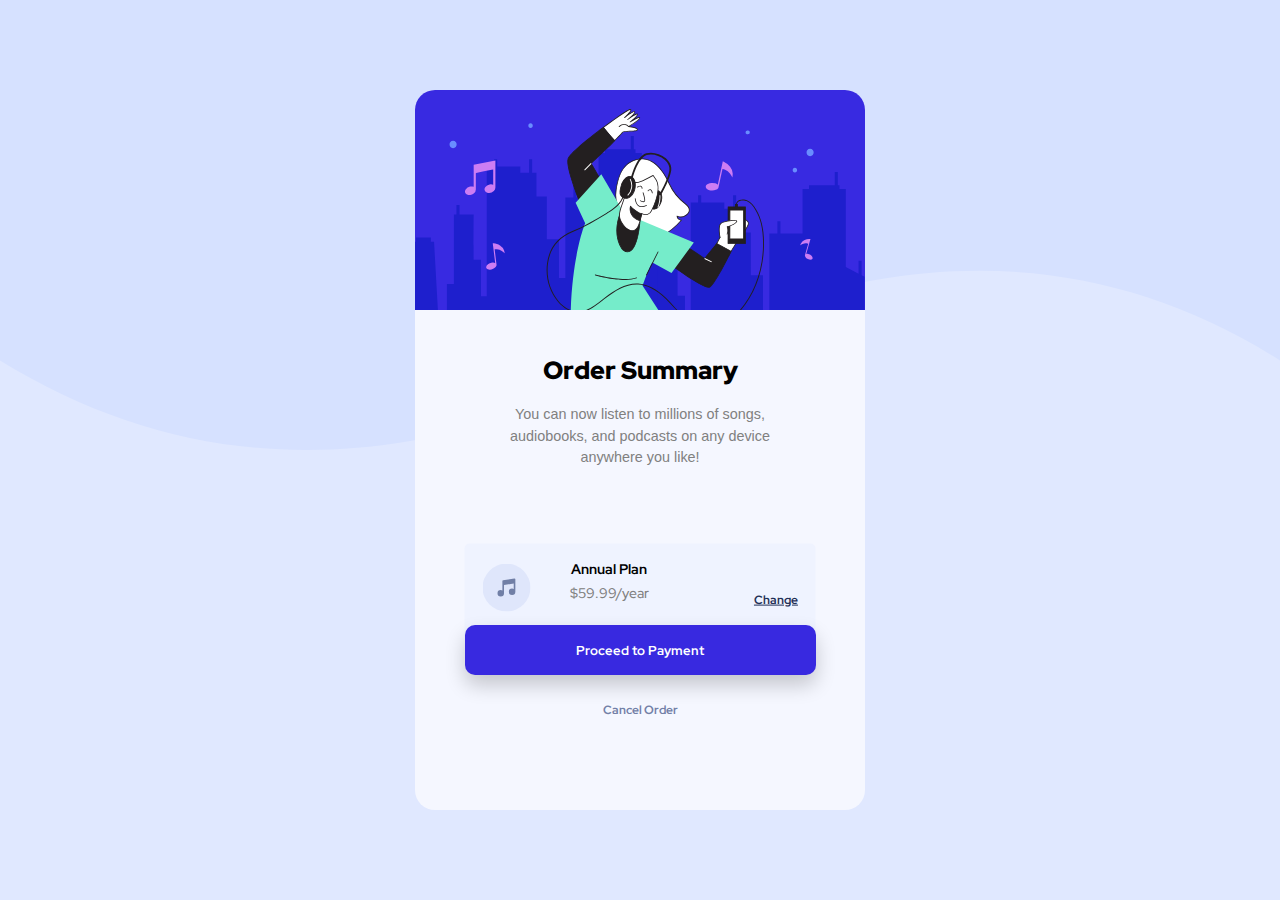
<file: order-summary-component-main/index.html>
<!DOCTYPE html>
<html lang="en">
<head>
  <meta charset="UTF-8">
  <meta name="viewport" content="width=device-width, initial-scale=1.0"> <!-- displays site properly based on user's device -->

  <link rel="preconnect" href="https://fonts.googleapis.com">
  <link rel="preconnect" href="https://fonts.gstatic.com" crossorigin>
  <link href="https://fonts.googleapis.com/css2?family=Red+Hat+Display:wght@500;600;700;900&display=swap" rel="stylesheet">

  <link rel="icon" type="image/png" sizes="32x32" href="./images/favicon-32x32.png">
  <link rel="stylesheet" href="css/styles.css">

  <title>Frontend Mentor | Order summary card</title>
  <img class = "back-img" src="images/pattern-background-desktop.svg" alt="">

  <!-- Feel free to remove these styles or customise in your own stylesheet 👍 -->
</head>
<body>
  <div class="container-main">
    <div class="card-main">
      <img class = "card-img" src="images/illustration-hero.svg" alt="">
      <h1>Order Summary</h1>
      <h2>You can now listen to millions of songs, <br> audiobooks, and podcasts on any
      device <br> anywhere you like!</h2>
      <div class="icon-box">
        <div class = "container-img">
          <img class = "muzik" src="images/icon-music.svg" alt="">
        </div>
        <p class = "first">Annual Plan <br> <span class = "dollar-sign">$59.99/year</span></p>
        <p class = "fi-jig">
          Change
        </p>
      </div>
      <button class = "fi-butt" type="button" name="button">Proceed to Payment
      </button>
      <p class = "fi-cancel">
        Cancel Order
      </p>
    </div>
  </div>


  <!-- You can now listen to millions of songs, audiobooks, and podcasts on any
  device anywhere you like!

  Annual Plan
  $59.99/year

  Change

  Proceed to Payment
  Cancel Order -->

  <!-- <div class="attribution">
    Challenge by <a href="https://www.frontendmentor.io?ref=challenge" target="_blank">Frontend Mentor</a>.
    Coded by <a href="#">Your Name Here</a>.
  </div> -->
</body>
</html>
</file>
<file: order-summary-component-main/css/styles.css>
body{
  font-family: 'Red Hat Display', sans-serif;
  box-sizing: border-box;
  padding : 0;
  margin : 0;
  background-color: hsl(225, 100%, 94%);
    text-align: center;
}

.back-img{
  height : 50vh;
  width : 100vw;
  background-size: cover;
  position: absolute;
  display : block;
  z-index : -1;
}

.muzik{

}

.card-img{
 background-size: cover;
    width: inherit;
    height: auto;
    border-radius: inherit;
    border-bottom-left-radius: 0;
    border-bottom-right-radius: 0;
}

/* Main container layout changes */
.container-main{
  display : flex;
  justify-content: center;
  align-items: center;

}

.container-img{
  display: inline-block;
    position: absolute;
    left: 5%;
    top: 20%;
}

.card-main{
  height : 80vh;
  width : 50vh;
  background-color : hsl(225, 100%, 98%);
  position : absolute;
  top : 10%;
  border-radius : 20px;
}

.icon-box{
  width: 78%;
      height: 14%;
      background-color:hsl(225, 100%, 96.8%);
      position: absolute;
      top: 70%;
      left: 50%;
      transform: translate(-50%,-50%);
      border-radius: 5px;

}


h1{
  font-size: 25px;
  font-weight: 900;
  padding-top: 5%;
}

h2{
  font-family: "Arial",sans-serif;
  font-size: 90%;
  font-weight: 500;
  line-height: 1.5;
  color : grey;

}

.first{
  display: inline-block;
      font-family: 'Red Hat Display', sans-serif;
      font-weight: 700;
      font-size: 14px;
      line-height: 1.7;
      position: absolute;
      left: 30%;
}

.dollar-sign{
  color : grey;
  font-weight: 500;
}

.fi-jig{
  text-decoration: underline;
      font-size: 12px;
      color: hsl(223, 47%, 23%);
      font-weight: 700;
      display: inline-block;
      position: absolute;
      right: 5%;
      bottom: 25%;
}

.fi-butt{
  font-family: 'Red Hat Display', sans-serif;
  font-weight: 700;
  color : white;
  box-shadow : 0 10px 20px rgba(0,0,0,0.2);
  width: 78%;
    height: 7%;
    border: 0;
    border-radius: 10px;
    background-color: hsl(245, 75%, 52%);
    position: relative;
    top: 20%;
}

.fi-butt:hover{
  background-color: hsl(224, 23%, 55%);
}

.fi-cancel{
  position: relative;
    top: 22%;
    font-size: 12px;
    font-weight: 700;
    color: hsl(224, 23%, 55%);
}

.fi-cancel:hover{
  color : black;
}

.fi-jig:hover{
  text-decoration: none;
  color : hsl(224, 23%, 55%);
}
</file>
